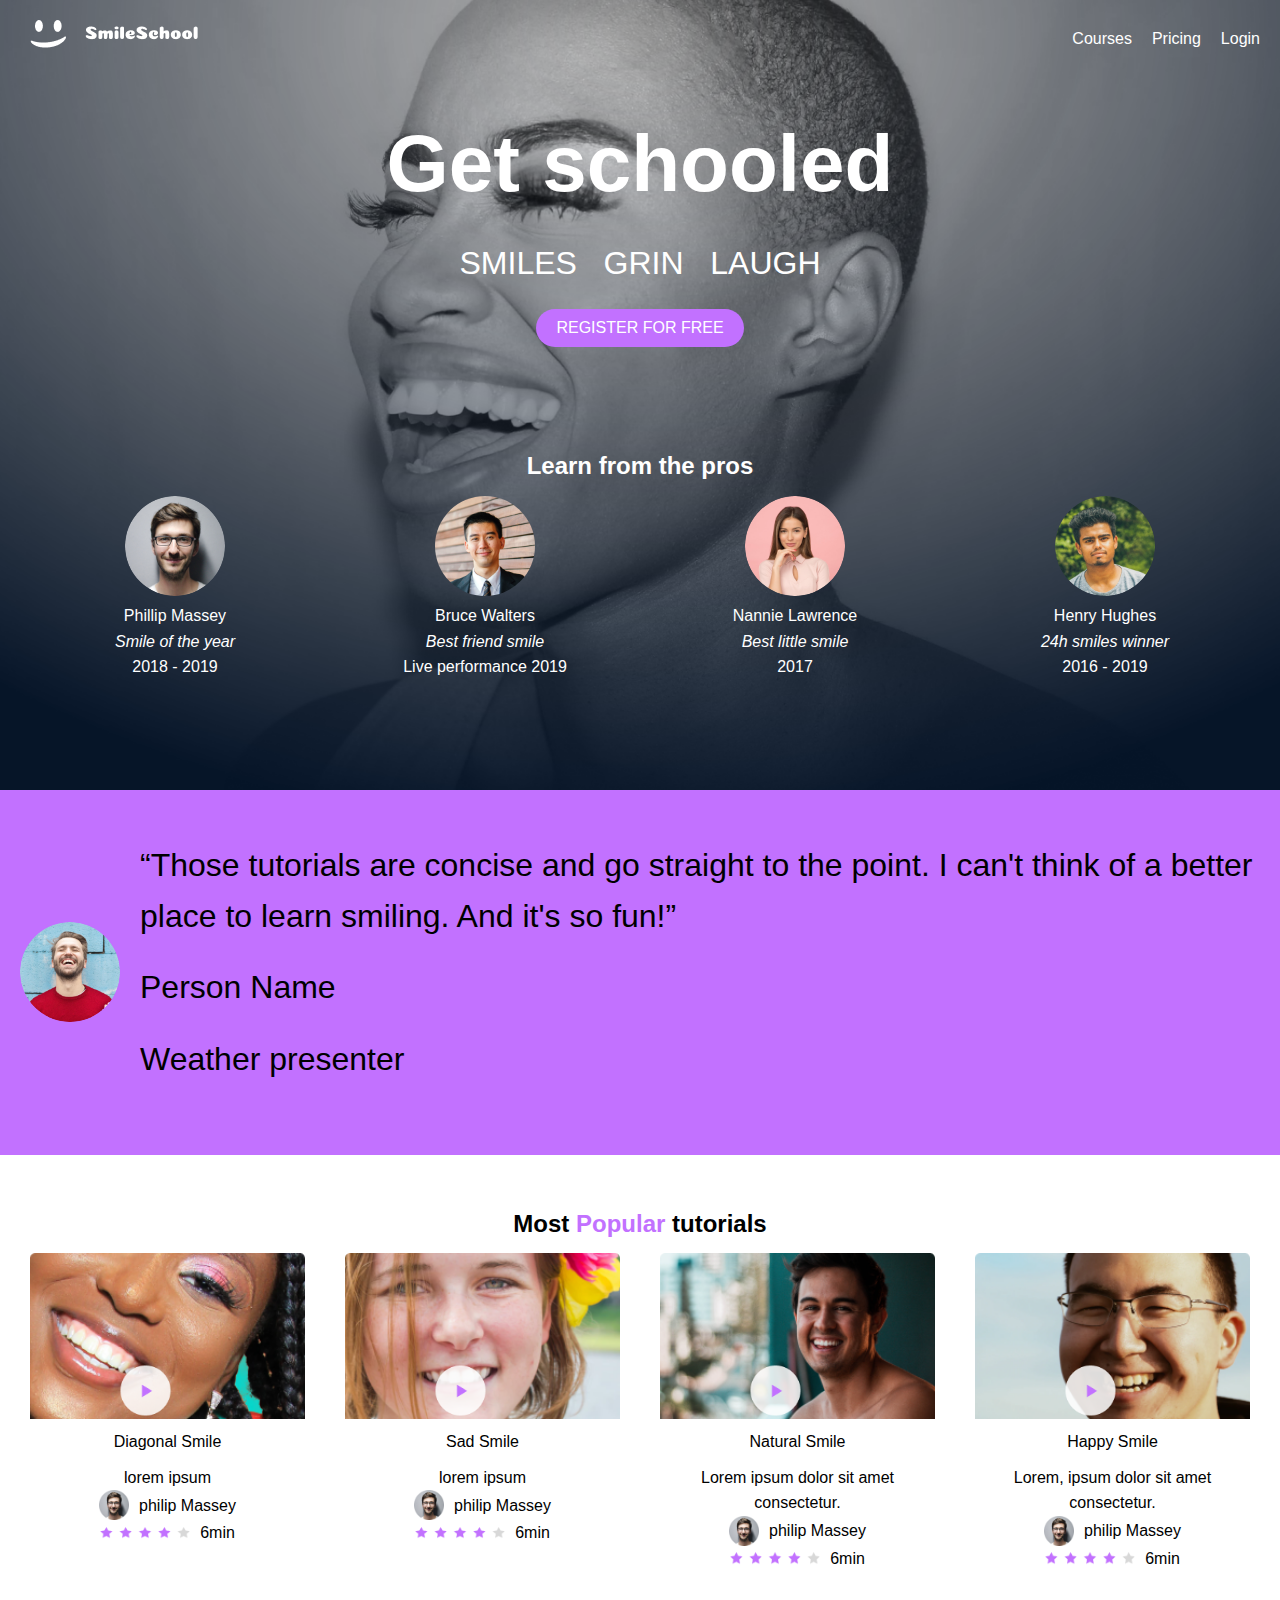
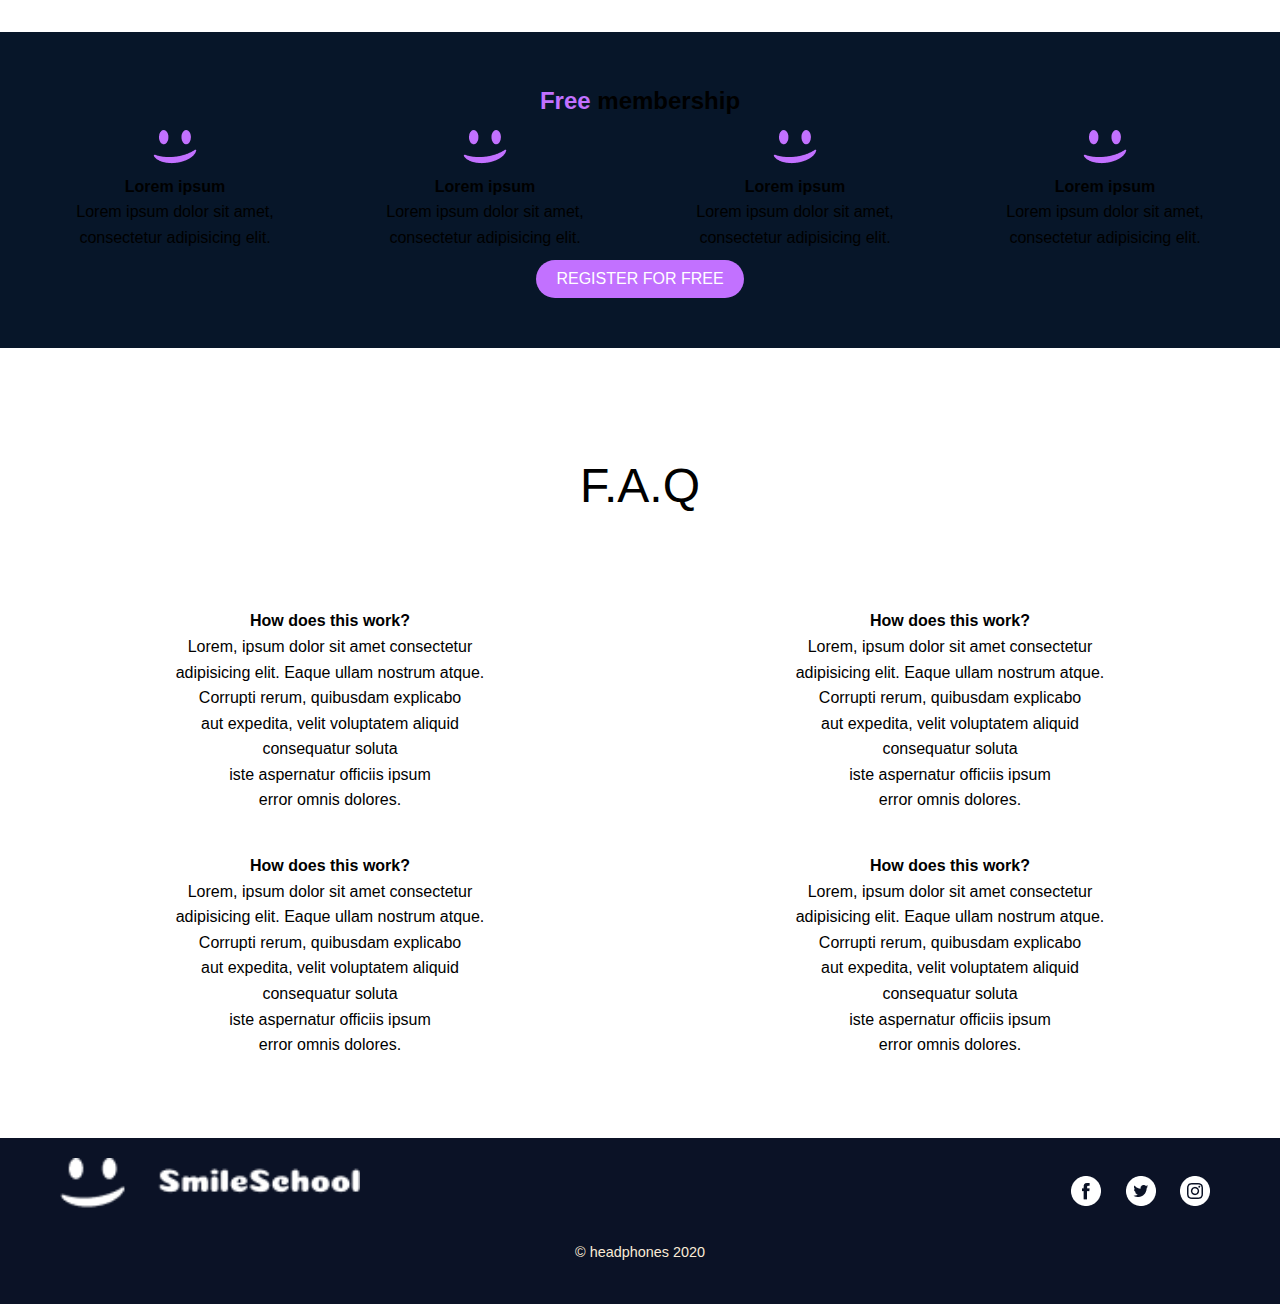
<file: css_advanced/index.html>
<!DOCTYPE html>
<html lang="en">

<head>
    <meta charset="UTF-8">
    <meta name="viewport" content="width=device-width, initial-scale=1.0">
    <title>Webpage Layout</title>
    <link rel="stylesheet" href="styles.css">

</head>

<body>
    <div class="banner-background">
        <header class="header">
            <div class="logo"><img src="/Assets/logo.png" alt="SmileSchool"></div>
            <nav class="nav">
                <a href="#">Courses</a>
                <a href="#">Pricing</a>
                <a href="#">Login</a>
            </nav>
        </header>

        <section class="main-title">
            <h1>Get schooled</h1>
            <p>SMILES &nbsp; GRIN &nbsp; LAUGH</p>
            <button class="rounded-button">REGISTER FOR FREE</button>
        </section>



        <section class="pros">
            <h2>Learn from the pros</h2>
            <div class="pros-container">
                <div class="pro">
                    <img src="/Assets/1.png" alt="Image">
                    <p>Phillip Massey</p>
                    <p><em>Smile of the year</em><br>2018 - 2019</p>
                </div>
                <div class="pro">
                    <img src="/Assets/2.png" alt="Image">
                    <p>Bruce Walters</p>
                    <p><em>Best friend smile</em><br>Live performance 2019</p>
                </div>
                <div class="pro">
                    <img src="/Assets/3.png" alt="Image">

                    <p>Nannie Lawrence</p>
                    <p><em>Best little smile</em><br>2017</p>
                </div>
                <div class="pro">
                    <img src="/Assets/4.png" alt="Image">
                    <p>Henry Hughes</p>
                    <p><em>24h smiles winner</em><br>2016 - 2019</p>
                </div>
            </div>
        </section>

    </div>
    <section class="testimonial">
        <div class="testimonial-content">
            <div class="testimonial-info">
                <img src="/Assets/5.png" alt="Person Name">

            </div>
            <div>
                <blockquote>&ldquo;Those tutorials are concise and go straight to the point. I can't think of a better
                    place
                    to learn smiling. And it's so fun!&rdquo;</blockquote>
                <p>Person Name</p>
                <p>Weather presenter</p>
            </div>
        </div>



    </section>




    <section class="tutorials">
        <h2>Most <span class="purple">Popular</span> tutorials</h2>
        <div class="tutorials-container">
            <div class="tutorial">
                <img src="/Assets/9.png" alt="Image">

                <div class="video-icon">
                    <img src="/Assets/play.png" alt="Play Icon">

                </div>
                <p>Diagonal Smile</p>
                <p>lorem ipsum</p>
                <div class="comment"><img src="/Assets/1.png" alt="philip">
                    <p>philip Massey</p>
                </div>
                <div class="rate"><img src="/Assets/rating.png" alt="stars">
                    <p>6min</p>
                </div>
            </div>
            <div class="tutorial">
                <img src="/Assets/7.png" alt="Image">
                <div class="video-icon">
                    <img src="/Assets/play.png" alt="Play Icon">
                </div>
                <p>Sad Smile</p>
                <p>lorem ipsum</p>
                <div class="comment"><img src="/Assets/1.png" alt="philip">
                    <p>philip Massey</p>
                </div>
                <div class="rate"><img src="/Assets/rating.png" alt="stars">
                    <p>6min</p>
                </div>
            </div>
            <div class="tutorial">

                <img src="/Assets/8.png" alt="Image">
                <div class="video-icon">
                    <img src="/Assets/play.png" alt="Play Icon">
                </div>
                <p>Natural Smile</p>
                <p>Lorem ipsum dolor sit amet consectetur.</p>
                <div class="comment"><img src="/Assets/1.png" alt="philip">
                    <p>philip Massey</p>
                </div>
                <div class="rate"><img src="/Assets/rating.png" alt="stars">
                    <p>6min</p>
                </div>
            </div>
            <div class="tutorial">
                <img src="/Assets/6.png" alt="Image">

                <div class="video-icon">
                    <img src="/Assets/play.png" alt="Play Icon">

                </div>

                <div class="align">
                    <p>Happy Smile</p>
                    <p>Lorem, ipsum dolor sit amet consectetur.</p>
                    <div class="comment"><img src="/Assets/1.png" alt="philip">
                        <p>philip Massey</p>
                    </div>
                    <div class="rate"><img src="/Assets/rating.png" alt="stars">
                        <p>6min</p>
                    </div>

                </div>
            </div>
        </div>
    </section>

    <section class="free-membership">
        <h2><span class="purple">Free</span> membership</h2>
        <div class="membership-benefits">
            <div class="benefit">
                <img src="/Assets/smile.png" alt="">
                <p style="font-weight: bold;">Lorem ipsum</p>
                <p>Lorem ipsum dolor sit amet, <br>
                    consectetur adipisicing elit.</p>
            </div>
            <div class="benefit">
                <img src="/Assets/smile.png" alt="">
                <p style="font-weight: bold;">Lorem ipsum</p>
                <p>Lorem ipsum dolor sit amet, <br>
                    consectetur adipisicing elit.</p>
            </div>
            <div class="benefit">
                <img src="/Assets/smile.png" alt="">
                <p style="font-weight: bold;">Lorem ipsum</p>
                <p>Lorem ipsum dolor sit amet, <br>
                    consectetur adipisicing elit.</p>
            </div>
            <div class="benefit">
                <img src="/Assets/smile.png" alt="">
                <p style="font-weight: bold;">Lorem ipsum</p>
                <p>Lorem ipsum dolor sit amet, <br>
                    consectetur adipisicing elit.</p>
            </div>
        </div>
        <button class="rounded-button">REGISTER FOR FREE</button>
    </section>

    <section class="faq">
        <h2 class="faq">F.A.Q</h2>
        <div class="faq-c">
            <div class="faq-item">
                <p class="ps">How does this work?</p>
                <p>Lorem, ipsum dolor sit amet consectetur <br>
                    adipisicing elit.
                    Eaque ullam nostrum atque.<br>
                    Corrupti rerum, quibusdam explicabo <br>
                    aut expedita, velit voluptatem aliquid <br>
                    consequatur soluta <br>
                    iste aspernatur officiis ipsum <br>
                    error omnis dolores.</p>
            </div>
            <div class="faq-item">
                <p class="ps">How does this work?</p>
                <p>Lorem, ipsum dolor sit amet consectetur <br>
                    adipisicing elit.
                    Eaque ullam nostrum atque.<br>
                    Corrupti rerum, quibusdam explicabo <br>
                    aut expedita, velit voluptatem aliquid <br>
                    consequatur soluta <br>
                    iste aspernatur officiis ipsum <br>
                    error omnis dolores.</p>
            </div>
        </div>
        <div class="faq-c">
            <div class="faq-item">
                <p class="ps">How does this work?</p>
                <p>Lorem, ipsum dolor sit amet consectetur <br>
                    adipisicing elit.
                    Eaque ullam nostrum atque.<br>
                    Corrupti rerum, quibusdam explicabo <br>
                    aut expedita, velit voluptatem aliquid <br>
                    consequatur soluta <br>
                    iste aspernatur officiis ipsum <br>
                    error omnis dolores.</p>
            </div>
            <div class="faq-item">
                <p class="ps">How does this work?</p>
                <p>Lorem, ipsum dolor sit amet consectetur <br>
                    adipisicing elit.
                    Eaque ullam nostrum atque.<br>
                    Corrupti rerum, quibusdam explicabo <br>
                    aut expedita, velit voluptatem aliquid <br>
                    consequatur soluta <br>
                    iste aspernatur officiis ipsum <br>
                    error omnis dolores.</p>
            </div>
        </div>
    </section>
    <section>
        <footer class="footer">
            <div class="footer-content">
              <div class="footer-logo">
                <img src="/Assets/logo.png" alt="Headphones Logo">
              </div>
              <div class="footer-social">
                <a href="#"><img src="/Assets/images/facebook.png" alt="Facebook"></a>
                <a href="#"><img src="/Assets/images/twitter.png" alt="Twitter"></a>
                <a href="#"><img src="/Assets/images/Instagram_White.png" alt="Instagram"></a>
              </div>
            </div>
            <div class="footer-copyright">
              <p>&copy; headphones 2020</p>
            </div>
          </footer>
    </section>
</body>

</html>
</file>
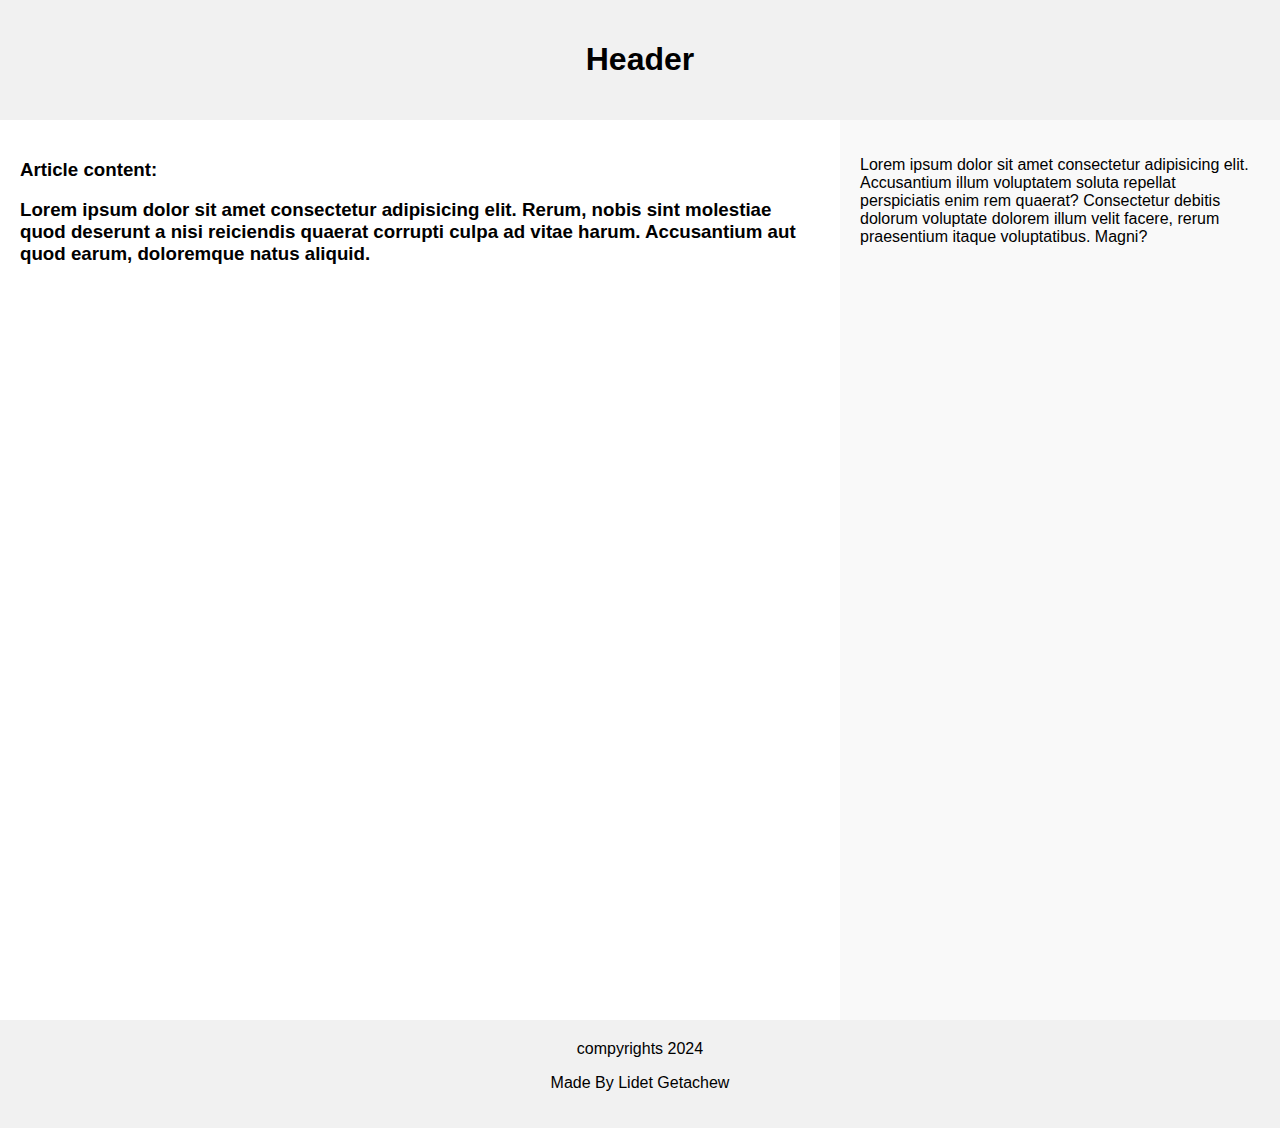
<file: css_basic/index.html>
<!DOCTYPE html>
<html lang="en">

<head>
  <meta charset="UTF-8" />
  <meta name="viewport" content="width=device-width, initial-scale=1.0" />
  <title>Document</title>
  <link rel="stylesheet" href="styles.css">
</head>

<body>
  <header>
    <h1>Header</h1>
  </header>
  <main>
    <div class="content">
      <article>
        <h3>Article content:
          <p>Lorem ipsum dolor sit amet consectetur adipisicing elit. Rerum, nobis sint molestiae quod deserunt a nisi
            reiciendis quaerat corrupti culpa ad vitae harum. Accusantium aut quod earum, doloremque natus aliquid.</p>
        </h3>
      </article>
      <aside>
        <p>
          Lorem ipsum dolor sit amet consectetur adipisicing elit. Accusantium illum voluptatem soluta repellat
          perspiciatis enim rem quaerat? Consectetur debitis dolorum voluptate dolorem illum velit facere, rerum
          praesentium itaque voluptatibus. Magni?
        </p>
      </aside>
    </div>
  </main>
  <footer>
    compyrights 2024
    <p>Made By Lidet Getachew</p>
  </footer>
</body>

</html>
</file>
<file: css_advanced/styles.css>
/* Global styles */
* {
    box-sizing: border-box;
    margin: 0;
    padding: 0;
}

body {
    font-family: Arial, sans-serif;
    line-height: 1.6;
}

.header {
    display: flex;
    justify-content: space-between;
    align-items: center;
    padding: 20px;
    background-color: transparent;
    position: absolute;
    width: 100%;
    left: 0;
    top: 0;
}

.banner-background {
    background-image: url('/Assets/Object.png');
    background-size: cover;
    background-position: center;
    color: #fff;
    padding: 50px 0;
    text-align: center;
    min-height: 300px;
}

.logo {
    padding-left: 10px;
}

.rounded-button {
    border-radius: 25px;
    padding: 10px 20px;
    border: none;
    background-color: #C271FF;
    color: #fff;
    font-size: 16px;
    cursor: pointer;
    transition: background-color 0.3s, transform 0.3s;
}

.rounded-button:hover {
    background-color: #4c4f53;
    transform: scale(1.05);
}

.nav {
    display: flex;
    gap: 20px;
}

.nav a {
    text-decoration: none;
    color: #fff;
}

.main-title {
    text-align: center;
    padding: 50px 20px;
    min-height: 200px;
}

.main-title h1 {
    font-size: 4em;
    font-family: Arial, sans-serif;
    margin-bottom: 10px;
}

.main-title p {
    font-size: 1.2em;
    margin-bottom: 20px;
}

.main-title button {
    background-color: #C271FF;
    color: white;
    padding: 10px 20px;
    border: none;
    cursor: pointer;
    font-size: 1em;
}

.pros,
.tutorials,
.free-membership,
.footer {
    padding: 50px 20px;
    text-align: center;
    min-height: 150px;
}

.faq {
    padding: 50px 20px;
    text-align: center;
    min-height: 200px;
}

.free-membership {
    background-color: #071629;
}

.purple {
    color: #C271FF;
}

.pros-container,
.tutorials-container,
.membership-benefits,
.footer-images {
    display: flex;
    justify-content: space-around;
    flex-wrap: wrap;
}

.faq-c {
    display: flex;
}

.faq-item {
    display: block;
    justify-content: space-around;
    flex-wrap: wrap;
}

.ps {
    font-weight: bold;
}

.faq h2 {
    font-size: 3rem;
    font-family: Arial, Helvetica, sans-serif;
    font-weight: normal;
}

.pro {
    text-align: center;
    flex: 1;
    padding: 10px;
}

.pro img {
    width: 100px;
    height: 100px;
    border-radius: 50%;
}

.testimonial {
    padding: 50px 20px;
    background-color: #C271FF;
}

.testimonial-container {
    max-width: 600px;
    margin: 0 auto;
}

.testimonial p,
.testimonial blockquote {
    margin-bottom: 20px;
}

.testimonial-content {
    display: flex;
    align-items: center;
    justify-content: center;
}

.testimonial-info {
    display: flex;
    align-items: center;
    margin-right: 20px;
}

.testimonial-info img {
    width: 100px;
    height: 100px;
    border-radius: 50%;
}

blockquote {
    flex: 1;
}

.tutorial {
    text-align: center;
    flex: 1;
    padding: 10px;
}

.tutorial img {
    width: 100%;
    height: auto;
}

.benefit {
    text-align: center;
    flex: 1;
    padding: 10px;
}

.faq-item {
    margin-bottom: 20px;
    flex: 1;
    padding: 10px;
}

.footer-logo,
.footer-images,
.footer p {
    margin-bottom: 20px;
}

.footer-images img {
    width: 100px;
    height: auto;
    border-radius: 10px;
}

.footer p {
    font-size: 1em;
    color: antiquewhite;
}

.footer {
    background-color: #0B1226;
    color: #fff;
    padding: 20px 0;
    text-align: center;
    position: relative;
    bottom: 0;
    width: 100%;
}

.footer-content {
    display: flex;
    justify-content: space-between;
    align-items: center;
    max-width: 1200px;
    margin: 0 auto;
    padding: 0 20px;
}

.footer-logo {
    display: flex;
    align-items: center;
}

.footer-logo img {
    width: 300px;
    height: auto;
    margin-right: 10px;
}

.footer-social a {
    margin: 0 10px;
}

.footer-social img {
    width: 30px;
    height: 30px;
}

.footer-social img:hover {
    opacity: 0.9;
}

.footer-content,
.footer-social {
    flex: 1;
    text-align: right;
}

.footer-content > .footer-logo {
    text-align: left;
}

.footer-social {
    text-align: right;
}

.footer-copyright {
    margin-top: 10px;
    font-size: 0.9rem;
    color: #5a5a5a;
}

.last-div {
    display: flex;
}

.tutorials-container {
    display: flex;
    flex-wrap: wrap;
    gap: 20px;
}

.tutorial {
    position: relative;
    width: 200px;
}

.tutorial img {
    width: 100%;
    height: auto;
    display: block;
}

.video-icon {
    position: absolute;
    top: 50%;
    left: 50%;
    transform: translate(-95%, -95%);
    width: 50px;
    height: auto;
    margin-top: 1px;
}

.video-icon img {
    width: 100%;
    height: auto;
    position: relative;
}

.tutorial p {
    text-align: center;
    margin: 10px 0 0 0;
}

.comment {
    display: flex;
    align-items: center;
    gap: 10px;
    justify-content: center;
}

.comment p {
    margin: 0px;
}

.comment img {
    width: 30px;
    height: 30px;
}

.rate {
    display: flex;
    align-items: center;
    gap: 10px;
    justify-content: center;
}

.rate p {
    margin: 0px;
}

.rate img {
    width: 90px;
    height: auto;
}

.align {
    justify-self: flex-start;
}

@media (min-height: 500px) {
    .main-title h1 {
        font-size: 3.5em;
    }

    .main-title p {
        font-size: 1.2em;
    }

    .testimonial p,
    .testimonial blockquote {
        font-size: 1.2em;
    }
}

@media (min-height: 600px) {
    .main-title h1 {
        font-size: 4em;
    }

    .main-title p {
        font-size: 1.5em;
    }

    .testimonial p,
    .testimonial blockquote {
        font-size: 1.5em;
    }
}

@media (min-height: 700px) {
    .main-title h1 {
        font-size: 4.5em;
    }

    .main-title p {
        font-size: 1.8em;
    }

    .testimonial p,
    .testimonial blockquote {
        font-size: 1.8em;
    }
}

@media (min-height: 800px) {
    .main-title h1 {
        font-size: 5em;
    }

    .main-title p {
        font-size: 2em;
    }

    .testimonial p,
    .testimonial blockquote {
        font-size: 2em;
    }
}
</file>
<file: css_basic/styles.css>
body {
  margin: 0;
  font-family: Arial, sans-serif;
  display: flex;
  flex-direction: column;}
main {
  display: flex;
  flex-direction: row;
  min-height: 100vh;
  flex: auto;
  overflow-y: auto
}
header, footer {
    background: #f1f1f1;
    padding: 20px;
    text-align: center;
}
.content {
  flex: 1;
  display: flex;
}
article {
  flex: 2;
  padding: 20px;
  overflow-y: auto
}
aside {
  flex: 1;
  padding: 20px;
  background: #f9f9f9;
  overflow-y: auto
}
</file>
